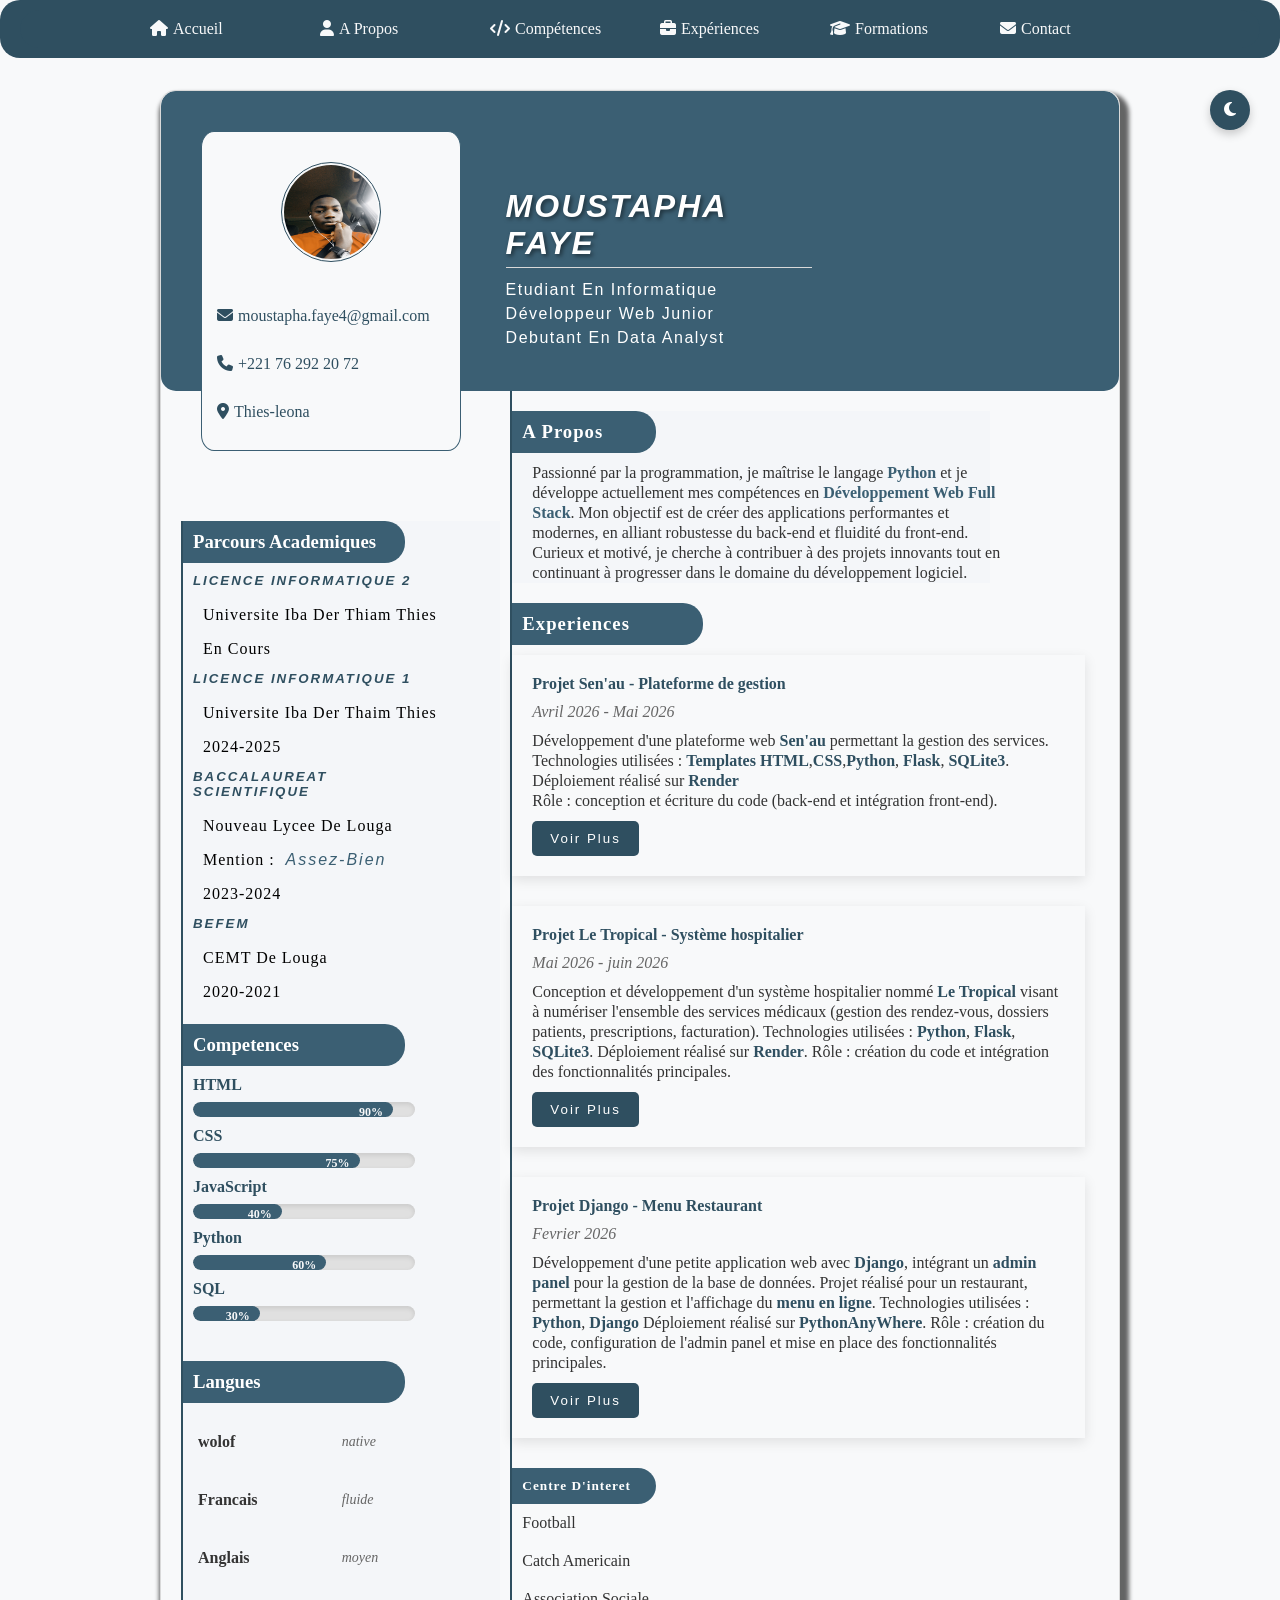
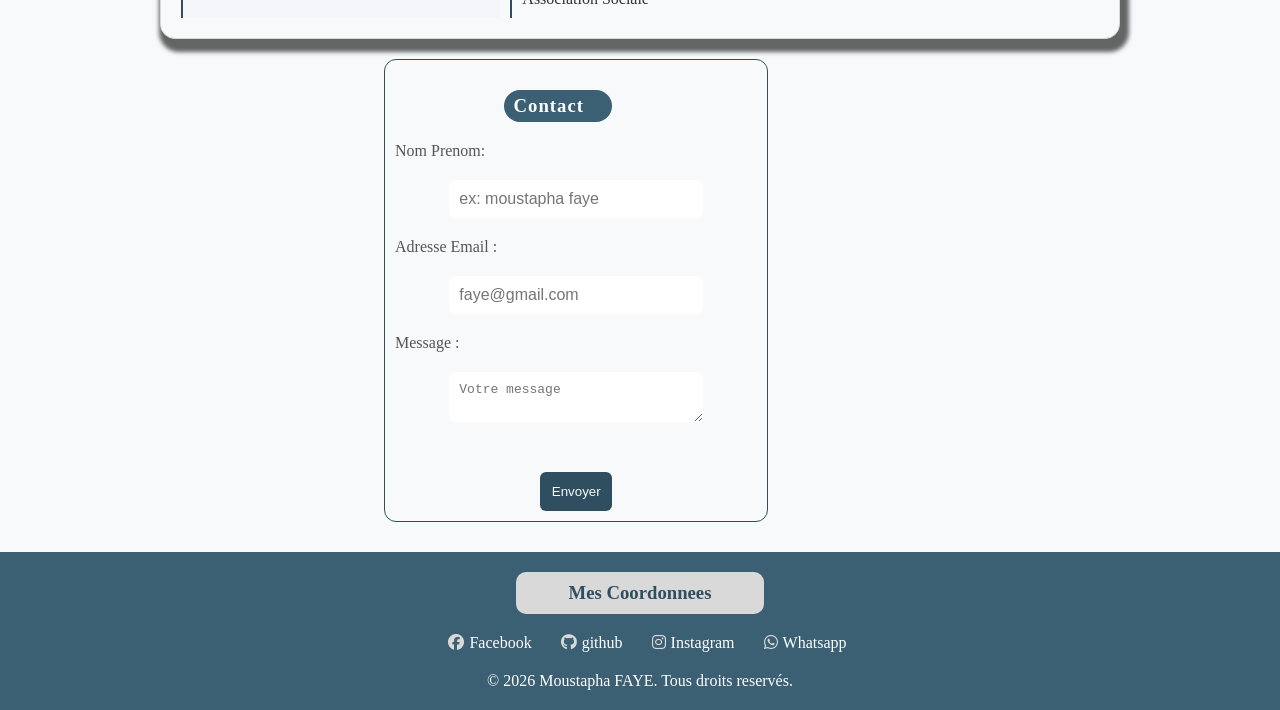
<file: index.html>
<!DOCTYPE html>
<html lang="fr">
<head>
    <meta charset="UTF-8">
    <meta name="viewport" content="width=device-width, initial-scale=1.0">
    <meta http-equiv="X-UA-Compatible" content="ie=edge">
    <link rel="stylesheet" href="css/style.css">
    <link rel="stylesheet" href="https://cdnjs.cloudflare.com/ajax/libs/font-awesome/6.5.0/css/all.min.css">
    <link rel="icon" type="image/x-icon" href="img/IMG_20250212_181711.jpg">
    <title>Document</title>
</head>
<body>
    <header>
        <nav>
            <div class="navbar">
                    <span class="nav-brand">menu</span>
                    <button class="hamburger" id="hamburger" aria-label="Ouvrir le menu">
                        <i class="fas fa-bars"></i>
                    </button>
                    <ul class="nav-links">
                        <li><a href="#en-tete"><i class="fas fa-home"></i>Accueil</a></li>
                        <li><a href="#apropos"><i class="fas fa-user"></i>A Propos </a></li>
                        <li><a href="#competences"><i class="fas fa-code"></i>Compétences</a></li>
                        <li><a href="#experiences"><i class="fas fa-briefcase"></i>Expériences</a></li>
                        <li><a href="#education"><i class="fas fa-graduation-cap"></i>Formations</a></li>
                        <li><a href="#contact"><i class="fas fa-envelope"></i>Contact</a></li>
                    </ul>
            </div>
        
        </nav>
    </header>

     <!--le contenue du cv -->   
    <main>
        <button id="backToTop"><i class="fas far fa-arrow-alt-circle-up"></i></button>
        <button id="soleil"><i class="fas fa-moon"></i></button>
        <section class="en-tete" id="en-tete">
            <div class="photo">
                <img src="img/IMG_20250212_181711.jpg" alt="photo de profil">
                <a href="mailto:moustapha.faye4@gmail.com"><i class="fas fa-envelope"></i>moustapha.faye4@gmail.com</a>
                <a href="tel:+33612345678"><i class="fas fa-phone"></i>+221 76 292 20 72</a>
                <a href="https://www.google.com/maps/place/Thies-Leona/@12.596111,-16.273889,15z/data=!3m1!4b1!4m2!3m1!1s0x0:0x0?hl=fr" target="_blank"><i class="fas fa-map-marker-alt"></i>Thies-leona</a>
            </div>
            <div class="infos-personnelles">
                <h1>Moustapha  FAYE</h1>
                
                <p>Etudiant en informatique</p>
                <p>Développeur web junior</p>
                <p>debutant en Data Analyst</p>
            </div>
            
            
        </section>
        <div class="contenu">
            <div class="gauche">
                <!--separation des rubriques avec display grid il se retrouverons a gauche-->
                <section class="education" id="education">
                    <h3>parcours academiques</h3>
                    <div class="descrption">
                        <h5>Licence Informatique 2</h5>
                        <p>Universite Iba der thiam Thies</p>
                        <p>En Cours</p>
                        
                    </div>
                    <div class="descrption">
                        <h5>Licence Informatique 1</h5>
                        <p>Universite Iba der thaim Thies</p>
                        <p>2024-2025</p>
                    </div>
                    <div class="descrption">
                        <h5>Baccalaureat Scientifique</h5>
                        <p>Nouveau lycee de louga</p>
                        <p>Mention :<span> Assez-bien</span></p>
                        <p>2023-2024</p>
                        
                    </div>
                    <div class="descrption">
                        <h5>BEFEM</h5>
                        <p>CEMT de louga</p>
                        <p>2020-2021</p>
                        
                    </div>

                </section>

                <section class="competences" id="competences">
                    <h3>competences</h3>
                    <div class="skill">
                        <div class="skill-name">HTML</div>
                        <div class="progress-bar">
                            <div class="progress html">90%</div>
                        </div>
                    </div>
                    <div class="skill">
                        <div class="skill-name">CSS</div>
                        <div class="progress-bar">
                            <div class="progress css">75%</div>
                        </div>
                    </div>
                    <div class="skill">
                        <div class="skill-name">JavaScript</div>
                        <div class="progress-bar">
                            <div class="progress js">40%</div>
                        </div>
                    </div>
                    <div class="skill">
                        <div class="skill-name">Python</div>
                        <div class="progress-bar">
                            <div class="progress python">60%</div>
                        </div>
                    </div>
                    <div class="skill">
                        <div class="skill-name">SQL</div>
                        <div class="progress-bar">
                            <div class="progress sql">30%</div>
                        </div>
                    </div>

                </section>

                <section class="langues">
                    <h3>Langues</h3>
                    <div class="des">
                        <h5>wolof </h5>
                        <p>native</p> 
                    </div>
                    <div class="des">
                        <h5>Francais </h5>
                        <p>fluide</p> 
                    </div>
                    <div class="des">
                        <h5>Anglais</h5>
                        <p>moyen</p>
                        
                    </div>
                </section>
            </div>

            <div class="droite">
                <!--separation des rubriques avec display grid il se retrouverons a droite-->
                <section class="apropos" id="apropos">
                    <h3>A Propos</h3>
                    <p>
                        Passionné par la programmation, je maîtrise le langage <strong>Python</strong> 
                        et je développe actuellement mes compétences en <strong>développement web full stack</strong>.  
                        Mon objectif est de créer des applications performantes et modernes, 
                        en alliant robustesse du back-end et fluidité du front-end.  
                        Curieux et motivé, je cherche à contribuer à des projets innovants 
                        tout en continuant à progresser dans le domaine du développement logiciel.
                    </p>
                </section>

                <section class="experiences" id="experiences">
                  <h3>Experiences</h3>
                    <div class="experience-item">
                        <h5>Projet Sen'au - Plateforme de gestion</h5>
                        <span class="date">Avril 2026 - Mai 2026</span>
                        <p>
                        Développement d'une plateforme web <strong>Sen'au</strong> permettant la gestion des services.  
                        Technologies utilisées : <strong>Templates HTML</strong>,<strong>CSS</strong>,<strong>Python</strong>, <strong>Flask</strong>, <strong>SQLite3</strong>.  
                        Déploiement réalisé sur <strong>Render</strong><br> 
                        Rôle : conception et écriture du code (back-end et intégration front-end).
                        </p>
                        <a href=" https://bdr-projet.onrender.com" target="_blank"><button>Voir Plus</button></a>
                    </div>

                    <!-- Projet Le Tropical -->
                    <div class="experience-item">
                        <h5>Projet Le Tropical - Système hospitalier</h5>
                        <span class="date">Mai 2026 - juin 2026</span>
                        <p>
                        Conception et développement d'un système hospitalier nommé <strong>Le Tropical</strong> 
                        visant à numériser l'ensemble des services médicaux (gestion des rendez-vous, dossiers patients, prescriptions, facturation).  
                        Technologies utilisées : <strong>Python</strong>, <strong>Flask</strong>, <strong>SQLite3</strong>.  
                        Déploiement réalisé sur <strong>Render</strong>.  
                        Rôle : création du code et intégration des fonctionnalités principales.
                        </p>
                        <a href="https://projet-merise.onrender.com" target="_blank"><button>Voir Plus</button></a>
                        
                    </div>
                    <div class="experience-item">
                        <h5>Projet Django - Menu Restaurant</h5>
                        <span class="date">Fevrier 2026</span>
                        <p>
                        Développement d'une petite application web avec <strong>Django</strong>, 
                        intégrant un <strong>admin panel</strong> pour la gestion de la base de données.  
                        Projet réalisé pour un restaurant, permettant la gestion et l'affichage du <strong>menu en ligne</strong>.  
                        Technologies utilisées : <strong>Python</strong>, <strong>Django</strong>
                        Déploiement réalisé sur <strong>PythonAnyWhere</strong>. 
                        Rôle : création du code, configuration de l'admin panel et mise en place des fonctionnalités principales.
                        </p>
                        <a href="https://cours.pythonanywhere.com/" target="_blank"><button>Voir Plus</button></a>
                        
                    </div>

                  
                </section>
                
                <section class="centre">
                    <h5>Centre d'interet</h5>
                    <p>Football</p>
                    <p>Catch Americain</p>
                    <p>association sociale</p>
                    

                   
                </section>


            </div>
        </div>
    </main>
    <section id="contact">
        <h3>Contact</h3>
        <form id="contactForm">
            <label for="nom">Nom Prenom:</label>
            <input type="text" id="nom" name="nom" required placeholder="ex: moustapha faye">

            <label for="email" >Adresse Email :</label>
            <input type="email" id="email" name="email" required placeholder="faye@gmail.com">

            <label for="message">Message :</label>
            <textarea id="message" name="message" required placeholder="Votre message"></textarea>
            <!-- Paragraphe pour afficher les messages -->
            <p id="formMessage"></p>
            <button type="submit">Envoyer</button>
            
        </form>
    </section>

    <footer>
        <h3 id="cord">Mes Coordonnees</h3>
        <div class="reseau">
            <a href="https://www.facebook.com/profile.php?id=100086634351082" target="_blank"><i class="fa-brands fa-facebook"></i>Facebook</a>
            <a href="https://github.com/taphzo221" target="_blank"><i class="fa-brands fa-github"></i>github</a>
            <a href="https://www.facebook.com/profile.php?id=100086634351082" target="_blank"><i class="fa-brands fa-instagram"></i>Instagram</a>
            <a href="" target="_blank"><i class="fa-brands fa-whatsapp"></i>Whatsapp</a>
        </div>
        <p>© 2026 Moustapha FAYE. Tous droits reservés.</p>
    </footer>
    <script src="js/app.js"></script>
</body>
</html>
</file>
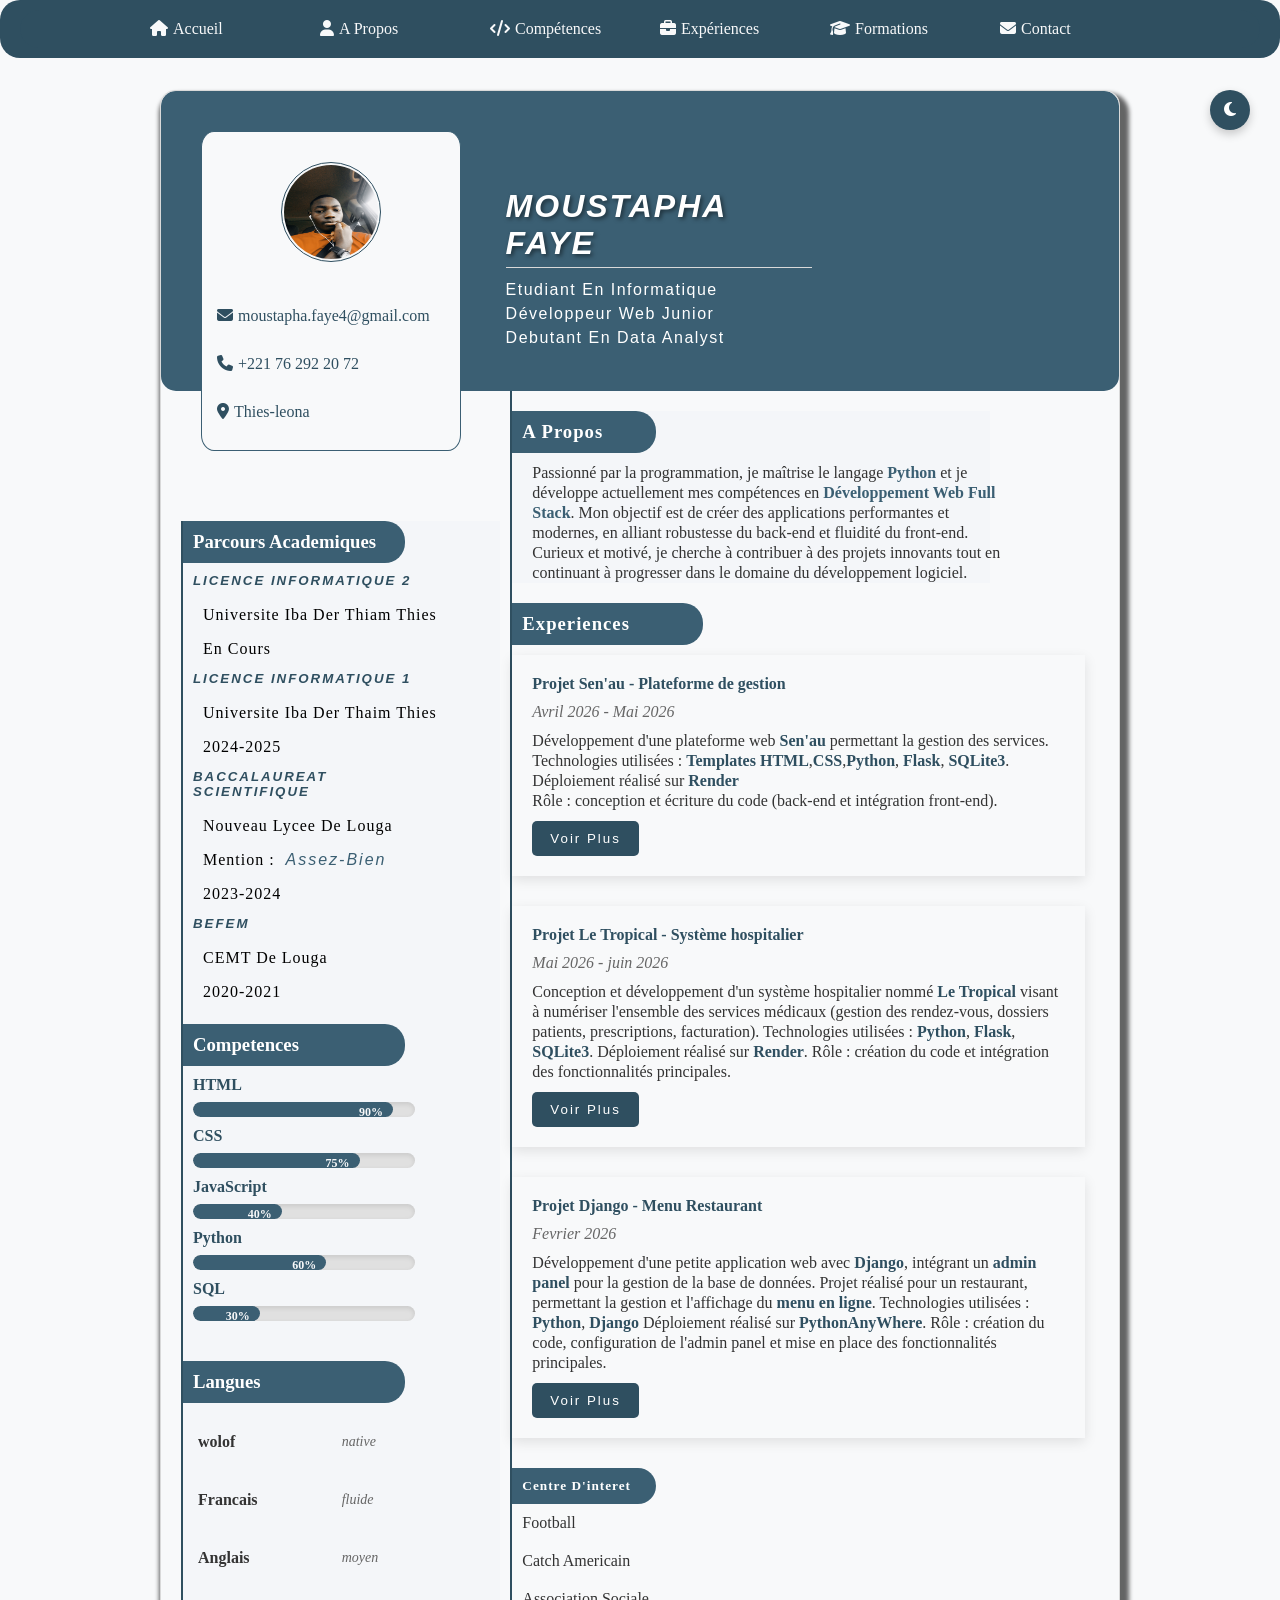
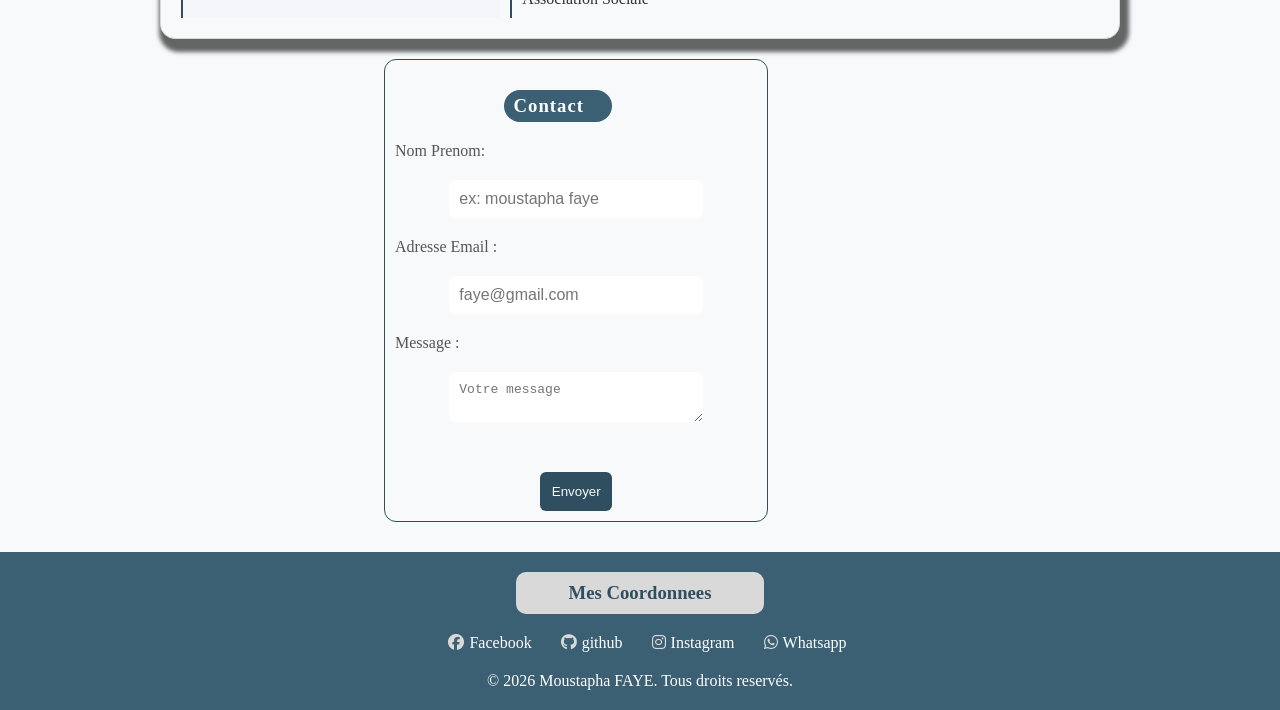
<file: main.html>
<!DOCTYPE html>
<html lang="fr">
<head>
    <meta charset="UTF-8">
    <meta name="viewport" content="width=device-width, initial-scale=1.0">
    <meta http-equiv="X-UA-Compatible" content="ie=edge">
    <link rel="stylesheet" href="../css/style.css">
    <link rel="stylesheet" href="https://cdnjs.cloudflare.com/ajax/libs/font-awesome/6.5.0/css/all.min.css">
    <link rel="icon" type="image/x-icon" href="../img/IMG_20250212_181711.jpg">
    <title>Document</title>
</head>
<body>
    <header>
        <nav>
            <div class="navbar">
                    <span class="nav-brand">menu</span>
                    <button class="hamburger" id="hamburger" aria-label="Ouvrir le menu">
                        <i class="fas fa-bars"></i>
                    </button>
                    <ul class="nav-links">
                        <li><a href="#en-tete"><i class="fas fa-home"></i>Accueil</a></li>
                        <li><a href="#apropos"><i class="fas fa-user"></i>A Propos </a></li>
                        <li><a href="#competences"><i class="fas fa-code"></i>Compétences</a></li>
                        <li><a href="#experiences"><i class="fas fa-briefcase"></i>Expériences</a></li>
                        <li><a href="#education"><i class="fas fa-graduation-cap"></i>Formations</a></li>
                        <li><a href="#contact"><i class="fas fa-envelope"></i>Contact</a></li>
                    </ul>
            </div>
        
        </nav>
    </header>

     <!--le contenue du cv -->   
    <main>
        <button id="backToTop"><i class="fas far fa-arrow-alt-circle-up"></i></button>
        <button id="soleil"><i class="fas fa-moon"></i></button>
        <section class="en-tete" id="en-tete">
            <div class="photo">
                <img src="../img/IMG_20250212_181711.jpg" alt="photo de profil">
                <a href="mailto:moustapha.faye4@gmail.com"><i class="fas fa-envelope"></i>moustapha.faye4@gmail.com</a>
                <a href="tel:+33612345678"><i class="fas fa-phone"></i>+221 76 292 20 72</a>
                <a href="https://www.google.com/maps/place/Thies-Leona/@12.596111,-16.273889,15z/data=!3m1!4b1!4m2!3m1!1s0x0:0x0?hl=fr" target="_blank"><i class="fas fa-map-marker-alt"></i>Thies-leona</a>
            </div>
            <div class="infos-personnelles">
                <h1>Moustapha  FAYE</h1>
                
                <p>Etudiant en informatique</p>
                <p>Développeur web junior</p>
                <p>debutant en Data Analyst</p>
            </div>
            
            
        </section>
        <div class="contenu">
            <div class="gauche">
                <!--separation des rubriques avec display grid il se retrouverons a gauche-->
                <section class="education" id="education">
                    <h3>parcours academiques</h3>
                    <div class="descrption">
                        <h5>Licence Informatique 2</h5>
                        <p>Universite Iba der thiam Thies</p>
                        <p>En Cours</p>
                        
                    </div>
                    <div class="descrption">
                        <h5>Licence Informatique 1</h5>
                        <p>Universite Iba der thaim Thies</p>
                        <p>2024-2025</p>
                    </div>
                    <div class="descrption">
                        <h5>Baccalaureat Scientifique</h5>
                        <p>Nouveau lycee de louga</p>
                        <p>Mention :<span> Assez-bien</span></p>
                        <p>2023-2024</p>
                        
                    </div>
                    <div class="descrption">
                        <h5>BEFEM</h5>
                        <p>CEMT de louga</p>
                        <p>2020-2021</p>
                        
                    </div>

                </section>

                <section class="competences" id="competences">
                    <h3>competences</h3>
                    <div class="skill">
                        <div class="skill-name">HTML</div>
                        <div class="progress-bar">
                            <div class="progress html">90%</div>
                        </div>
                    </div>
                    <div class="skill">
                        <div class="skill-name">CSS</div>
                        <div class="progress-bar">
                            <div class="progress css">75%</div>
                        </div>
                    </div>
                    <div class="skill">
                        <div class="skill-name">JavaScript</div>
                        <div class="progress-bar">
                            <div class="progress js">40%</div>
                        </div>
                    </div>
                    <div class="skill">
                        <div class="skill-name">Python</div>
                        <div class="progress-bar">
                            <div class="progress python">60%</div>
                        </div>
                    </div>
                    <div class="skill">
                        <div class="skill-name">SQL</div>
                        <div class="progress-bar">
                            <div class="progress sql">30%</div>
                        </div>
                    </div>

                </section>

                <section class="langues">
                    <h3>Langues</h3>
                    <div class="des">
                        <h5>wolof </h5>
                        <p>native</p> 
                    </div>
                    <div class="des">
                        <h5>Francais </h5>
                        <p>fluide</p> 
                    </div>
                    <div class="des">
                        <h5>Anglais</h5>
                        <p>moyen</p>
                        
                    </div>
                </section>
            </div>

            <div class="droite">
                <!--separation des rubriques avec display grid il se retrouverons a droite-->
                <section class="apropos" id="apropos">
                    <h3>A Propos</h3>
                    <p>
                        Passionné par la programmation, je maîtrise le langage <strong>Python</strong> 
                        et je développe actuellement mes compétences en <strong>développement web full stack</strong>.  
                        Mon objectif est de créer des applications performantes et modernes, 
                        en alliant robustesse du back-end et fluidité du front-end.  
                        Curieux et motivé, je cherche à contribuer à des projets innovants 
                        tout en continuant à progresser dans le domaine du développement logiciel.
                    </p>
                </section>

                <section class="experiences" id="experiences">
                  <h3>Experiences</h3>
                    <div class="experience-item">
                        <h5>Projet Sen'au - Plateforme de gestion</h5>
                        <span class="date">Avril 2026 - Mai 2026</span>
                        <p>
                        Développement d'une plateforme web <strong>Sen'au</strong> permettant la gestion des services.  
                        Technologies utilisées : <strong>Templates HTML</strong>,<strong>CSS</strong>,<strong>Python</strong>, <strong>Flask</strong>, <strong>SQLite3</strong>.  
                        Déploiement réalisé sur <strong>Render</strong><br> 
                        Rôle : conception et écriture du code (back-end et intégration front-end).
                        </p>
                        <a href=" https://bdr-projet.onrender.com" target="_blank"><button>Voir Plus</button></a>
                    </div>

                    <!-- Projet Le Tropical -->
                    <div class="experience-item">
                        <h5>Projet Le Tropical - Système hospitalier</h5>
                        <span class="date">Mai 2026 - juin 2026</span>
                        <p>
                        Conception et développement d'un système hospitalier nommé <strong>Le Tropical</strong> 
                        visant à numériser l'ensemble des services médicaux (gestion des rendez-vous, dossiers patients, prescriptions, facturation).  
                        Technologies utilisées : <strong>Python</strong>, <strong>Flask</strong>, <strong>SQLite3</strong>.  
                        Déploiement réalisé sur <strong>Render</strong>.  
                        Rôle : création du code et intégration des fonctionnalités principales.
                        </p>
                        <a href="https://projet-merise.onrender.com" target="_blank"><button>Voir Plus</button></a>
                        
                    </div>
                    <div class="experience-item">
                        <h5>Projet Django - Menu Restaurant</h5>
                        <span class="date">Fevrier 2026</span>
                        <p>
                        Développement d'une petite application web avec <strong>Django</strong>, 
                        intégrant un <strong>admin panel</strong> pour la gestion de la base de données.  
                        Projet réalisé pour un restaurant, permettant la gestion et l'affichage du <strong>menu en ligne</strong>.  
                        Technologies utilisées : <strong>Python</strong>, <strong>Django</strong>
                        Déploiement réalisé sur <strong>PythonAnyWhere</strong>. 
                        Rôle : création du code, configuration de l'admin panel et mise en place des fonctionnalités principales.
                        </p>
                        <a href="https://cours.pythonanywhere.com/" target="_blank"><button>Voir Plus</button></a>
                        
                    </div>

                  
                </section>
                
                <section class="centre">
                    <h5>Centre d'interet</h5>
                    <p>Football</p>
                    <p>Catch Americain</p>
                    <p>association sociale</p>
                    

                   
                </section>


            </div>
        </div>
    </main>
    <section id="contact">
        <h3>Contact</h3>
        <form id="contactForm">
            <label for="nom">Nom Prenom:</label>
            <input type="text" id="nom" name="nom" required placeholder="ex: moustapha faye">

            <label for="email" >Adresse Email :</label>
            <input type="email" id="email" name="email" required placeholder="faye@gmail.com">

            <label for="message">Message :</label>
            <textarea id="message" name="message" required placeholder="Votre message"></textarea>
            <!-- Paragraphe pour afficher les messages -->
            <p id="formMessage"></p>
            <button type="submit">Envoyer</button>
            
        </form>
    </section>

    <footer>
        <h3 id="cord">Mes Coordonnees</h3>
        <div class="reseau">
            <a href="https://www.facebook.com/profile.php?id=100086634351082" target="_blank"><i class="fa-brands fa-facebook"></i>Facebook</a>
            <a href="https://github.com/taphzo221" target="_blank"><i class="fa-brands fa-github"></i>github</a>
            <a href="https://www.facebook.com/profile.php?id=100086634351082" target="_blank"><i class="fa-brands fa-instagram"></i>Instagram</a>
            <a href="" target="_blank"><i class="fa-brands fa-whatsapp"></i>Whatsapp</a>
        </div>
        <p>© 2026 Moustapha FAYE. Tous droits reservés.</p>
    </footer>
    <script src="../js/app.js"></script>
</body>
</html>
</file>
<file: css/style.css>
*{
    top: 0px;
    margin: 0;
    padding: 0;
    width: 100%;
    box-sizing: border-box;
}

:root {
  --primary-color: #2f4f60;       /* Bleu pétrole principal (header, titres) */
  --secondary-color: #3b5f73;     /* Bleu légèrement plus clair (boutons, sous-titres) */
  --accent-color: #ffffff;        /* Blanc (fond principal, texte sur fond bleu) */
  --text-color: #333333;          /* Gris foncé pour le texte */
  --subtext-color: #555555;       /* Gris moyen pour les descriptions */
  --border-color: #d9d9d9;        /* Gris clair pour les séparations */
  --background-color: #f8f9fa;    /* Fond général très clair */
}

body {
  font-family: url('https://fonts.googleapis.com/css2?family=Roboto:wght@400;700&display=swap');
  background-color: var(--background-color);
  color: var(--border-color);
  margin: 0;
  padding: 0;
  min-width: 300px;
}
.dark-mode {
  background-color: #0a0f1e;
  color: #e8edf5;
}

.dark-mode header,
.dark-mode nav{
  background: #111827;
}

.dark-mode a {
  color: var(--text-color);
}
/* Hamburger caché par défaut sur desktop */
.hamburger {
    display: none;
    background: none;
    border: none;
    color: var(--accent-color);
    font-size: 1.5em;
    cursor: pointer;
    
}

/* Nav-brand caché par défaut sur desktop */
.nav-brand {
    display: none;
    color: var(--accent-color);
    font-weight: bold;
    font-size: 1.2em;
    font-family: 'Franklin Gothic Medium', Arial, sans-serif;
    letter-spacing: 2px;
}


/* Navbar : flex pour aligner hamburger + brand sur mobile */
.navbar {
    position: fixed;
    top: 0;
    left: 0;
    width: 100%;
    z-index: 1000;
    display: flex;
    align-items: center;
    justify-content: center;
    padding: 10px 20px;
    background-color: var(--primary-color);
    border-radius: 20px;
}
.nav-links{
  display: flex;
  justify-content: center;
  background-color: var(--primary-color);
  padding: 10px 40px;
  border-radius: 50px;
  list-style: none;
  align-items: center;
  
}
.navbar{
  position: fixed;
 
}
.nav-links li{
  text-decoration: none;
  width: 150px;
  margin: 0 10px;
  padding-left: 10px;
  padding-right: 10px;

}
.nav-links li:hover{
  background-color: var(--secondary-color);
  border-radius: 50px;
  border-bottom: 1px solid var(--accent-color);
  transition: background-color border-bottom 0.3s ease;
  
}
.nav-links li a{
  text-decoration: none;
  color: var(--background-color);

}
.nav-links li a i{
  display: inline;
  margin-right: 5px;
}



/* Styles pour le main */
main{
  width: 75%;
  margin: 0 auto;
  background-color: var(--background-color);
  border-radius: 15px;
  margin-top: 40px;
  box-shadow: 4px 8px 4px 5px rgba(0, 0, 0, 0.6);
  border: 1px solid var(--border-color);
  margin-top: 90px;
  overflow: hidden;
  padding-bottom: 20px;

}
/*section en tete*/
.en-tete{
  display: grid;
  grid-template-columns: 1fr 2fr;
  gap: 20px;
  background-color: var(--secondary-color);
  border-radius: 15px;
  height: 300px;
  
  
}
.photo{
  margin: 40px;
  display: flex;
  flex-direction: column;
  align-items: center;
  margin-bottom: 20px;
  width: 80%;
  height: 90%;
  background-color: var(--background-color);
  border-radius: 5%;
  border: 1px solid var(--secondary-color);
}
.photo img{
  width: 100px;
  height: 100px;
  border-radius: 50%;
  padding: 2px;
  margin-top: 30px;
  margin-bottom: 20px;
  border: 1px solid var(--primary-color);
}
.photo img:hover{
  transform: scale(1.5 , 1.5);
  transition: all 0.1s ease-in-out;
  padding: 1px;
  margin-top: 25px;
  margin-bottom: 25px;
}
.photo a{
  text-decoration: none;
  color: var(--primary-color);
  padding: 5px 5px;
  margin-left: 20px;
  margin-top: 20px;

}
.photo a:hover{
  color: var(--background-color);
  background-color: var(--primary-color);
  border-radius: 50px;
  transition: all 0.1s ease-in-out;
  cursor: pointer;
  font-weight: bold;
  width: 90%;
  
}

.photo a i{
  display: inline;
  margin-right: 5px;

}
.infos-personnelles{
  color: var(--accent-color);
  display: flex;
  flex-direction: column;
  justify-content: center;
  align-items: center;
  
}
.infos-personnelles h1{
  font-size: 2em;
  color: var(--accent-color);
  text-transform: uppercase;
  text-shadow: 2px 2px 4px rgba(0, 0, 0, 0.5);
  font-family:'Franklin Gothic Medium', 'Arial Narrow', Arial, sans-serif;
  font-style: italic;
  letter-spacing: 2px;
  border-bottom: 1px solid var(--border-color);
  width: 50%;
  align-self: start;
  padding-bottom: 5px;
  margin-bottom: 10px;

}

.infos-personnelles p{
  letter-spacing: 1.5px;
  line-height: 1.5;
  text-transform: capitalize;
  font-family:'Franklin Gothic Medium', 'Arial Narrow', Arial, sans-serif;

}

/*style du contenu*/
.contenu{
  display: grid;
  grid-template-columns: 1fr 2fr;
  color: black;
  
}
.gauche{
  margin-top: 130px;
  margin-left: 20px;
  padding: auto;
  border-left: 2px solid var(--primary-color);
  background: #f4f6f9;
  
}

.education h3{
  background-color: var(--secondary-color);
  padding: 10px;
  width: 70%;
  border-top-right-radius: 20px;
  border-bottom-right-radius: 20px;
  text-transform: capitalize;
  color: var(--accent-color);
}
.descrption h5{
  color: var(--primary-color);
  text-transform: uppercase; 
  font-family:'Franklin Gothic Medium', 'Arial Narrow', Arial, sans-serif;
  font-style: italic;
  letter-spacing: 2px; 
  width: 75%;
  align-self: start;
  padding-bottom: 5px;
  margin-top: 10px;
  margin-left: 10px;

}
.descrption:hover{
  transform: translateY(-2px);
  box-shadow: 0 4px 8px rgba(0,0,0,0.15);  
  transition: transform 0.2s ease, box-shadow 0.2s ease;
}
.descrption p{
  letter-spacing: 1.5px;
  line-height: 1.5;
  text-transform: capitalize;
  width: 100%;
  align-self: start;
  margin-top: 10px;
  margin-left: 20px;
  font-family: normal;
  letter-spacing: 1px;
}

.descrption span{
  display: inline;
  margin-left: 5px;
  margin-top: 10px;
  text-transform: capitalize;
  font-family:'Franklin Gothic Medium', 'Arial Narrow', Arial, sans-serif;
  font-style: italic;
  letter-spacing: 2px;
  color: var(--secondary-color);
}
.descrption span:hover{
  color: var(--border-color);
  background-color: var(--secondary-color);
  border-radius: 50px;
  padding: 2px;;
  transition: all 0.1s ease-in-out;
  cursor: pointer;
}

.competences h3{
  margin-top: 20px;
  background-color: var(--secondary-color);
  padding: 10px;
  width: 70%;
  border-top-right-radius: 20px;
  border-bottom-right-radius: 20px;
  text-transform: capitalize;
  color: var(--accent-color);
}

.skill {
  margin-bottom: 10px;
  margin-left: 10px;
  margin-top: 10px;
}
.skill:hover{
  padding-bottom: 5px;
  padding-left: 10px;
  border-radius: 20px;
  width: 90%;
  transform: translateY(-2px);
  box-shadow: 0 4px 8px rgba(0,0,0,0.15); 
  transition: all 0.2s ease;
}
.skill-name {
  font-weight: 600;
  margin-bottom: 8px;
  color: var(--primary-color);
}

.progress-bar {
  width: 70%;
  background: #e0e0e0;
  border-radius: 25px;
  overflow: hidden;
  height: 15px;
  box-shadow: inset 0 2px 5px rgba(0,0,0,0.1);
  
}

.progress {
  height: 100%;
  text-align: right;
  padding-right: 10px;
  color: var(--background-color);
  font-size: 12px;
  line-height: 20px;
  border-radius: 25px;
  font-weight: bold;
  transition: width 0.6s ease;
  
}

.html { width: 90%; background: var(--secondary-color); }
.css { width: 75%; background: var(--secondary-color); }
.js { width: 40%; background: var(--secondary-color); }
.python { width: 60%; background: var(--secondary-color); }
.sql { width: 30%; background: var(--secondary-color); }




/*languages*/


.langues h3 {
  margin-top: 40px;
  background-color: var(--secondary-color);
  padding: 10px;
  width: 70%;
  border-top-right-radius: 20px;
  border-bottom-right-radius: 20px;
  text-transform: capitalize;
  color: var(--accent-color);
}

.des {
  display: flex;
  justify-content: space-between;
  align-items: center;
  margin-top: 20px;
  padding: 10px 15px;
  margin-bottom: 10px;
  border-radius: 6px;
  transition: transform 0.2s ease, box-shadow 0.2s ease;
}

.des:hover{
  transform: translateY(-2px);
  box-shadow: 0 4px 8px rgba(0,0,0,0.15);

}

.des h5{
  font-size: 16px;
  font-weight: 600;
  color: #333;
  margin: 0;
}

.des p{
  font-size: 14px;
  color: #666;
  margin: 0;
  font-style: italic;
}

/*partie droite*/
.droite{
  margin-left: 30px;
  border-left: 2px solid var(--primary-color);
}

.apropos{
  margin-top: 10px;
  width: 75%;
  background: #f4f6f9;
  
}
.apropos h3{
  margin-top: 20px;
  background-color: var(--secondary-color);
  padding: 10px;
  width: 30%;
  border-top-right-radius: 20px;
  border-bottom-right-radius: 20px;
  text-transform: capitalize;
  color: var(--accent-color);
  letter-spacing: 1px;
  padding-left: 10px;
}
.apropos p{
  margin-top: 10px;
  margin-left: 20px;
  line-height: 20px;
  color: var(--text-color);
}
.apropos p strong{
  color: var(--secondary-color);
  text-transform: capitalize;
  
}

.experiences h3{
  margin-top: 20px;
  background-color: var(--secondary-color);
  padding: 10px;
  width: 30%;
  border-top-right-radius: 20px;
  border-bottom-right-radius: 20px;
  text-transform: capitalize;
  color: var(--accent-color);
  letter-spacing: 1px;
  padding-left: 10px;
}

.experience {
  padding: 40px;
  margin-top: 40px;
  margin-left: 20px;
}

.experience-item {
  margin-top: 10px;
  margin-bottom: 30px;
  padding: 20px;
  box-shadow: 0 4px 12px rgba(0,0,0,0.1);
  width: 90%;
}

.experience-item h5 {
  font-size: 16px;
  font-weight: 600;
  margin-bottom: 10px;
  color: var(--primary-color);
}

.experience-item .date {
  font-style: italic;
  color: #666;
  display: block;
  margin-bottom: 10px;
}
.experience-item p {
  
  margin: 0;
  color: var(--text-color);
  line-height: 20px;
}
.experience-item p strong{
  color: var(--primary-color);
}
.experience-item button{
  width: 20%;
  background-color: var(--primary-color);
  padding: 10px;
  border-radius: 5px;
  color: var(--accent-color);
  text-transform: capitalize;
  margin-top: 10px;
  border: none;
  font-family: 'Franklin Gothic Medium', 'Arial Narrow', Arial, sans-serif;
  letter-spacing: 2px;
}
.experience-item button:hover{
  transform: scale(1, 1.1);
  background-color: var(--border-color);
  border: 1px solid var(--primary-color);
  color: var(--primary-color);
  transform: all 0.2 ease;
}
/*centre d'interet*/
.centre{
  margin-top: 10px;
  width: 75%;
  
  
  
}
.centre h5{
  margin-top: 20px;
  background-color: var(--secondary-color);
  padding: 10px;
  width: 30%;
  border-top-right-radius: 20px;
  border-bottom-right-radius: 20px;
  text-transform: capitalize;
  color: var(--accent-color);
  letter-spacing: 1px;
  padding-left: 10px;
}
.centre p{
  padding: 10px;
  width: 40%;
  border-top-right-radius: 20px;
  border-bottom-right-radius: 20px;
  text-transform: capitalize;
  color: #333;
  transition: transform 0.2s ease, box-shadow 0.2s ease;
}
.centre p:hover{
  transform: translateY(-2px);
  box-shadow: 0 4px 8px rgba(0,0,0,0.15);
}


/*bouton haut*/
#backToTop {
  position: fixed;
  top: 90%;
  bottom: 30px;
  width: 40px;
  right: 30px;
  height: 40px;
  background: var(--primary-color);
  color: var(--accent-color);
  border: none;
  border-radius: 50px;
  cursor: pointer;
  font-size: 16px;
  display: none; /* caché par défaut */
  box-shadow: 0 4px 10px rgba(0,0,0,0.2);
  transition: background color 0.3s ease;
}

#backToTop:hover {
  color: var(--primary-color);
  background: var(--accent-color);
  border: 1px solid var(--primary-color);
}
/* button mode sombre*/
#soleil {
  position: fixed;
  top: 10%;
  bottom: 30px;
  width: 40px;
  right: 30px;
  height: 40px;
  background: var(--primary-color);
  color: var(--accent-color);
  border: none;
  border-radius: 50px;
  cursor: pointer;
  font-size: 16px;
  box-shadow: 0 4px 10px rgba(0,0,0,0.2);
  transition: background color 0.3s ease;
}

#soleil:hover {
  color: var(--primary-color);
  background: var(--accent-color);
  border: 1px solid var(--primary-color);
}
/*fin du style du boutton retour en haut*/


/*footer*/
footer{
  background-color: var(--secondary-color);
  padding: 20px;
  text-align: center;
  margin-top: 30px;
  color: var(--accent-color);
  height: auto;
}
.reseau{
  margin-top: 20px;
  margin-bottom: 20px;
}
.reseau a{
  text-decoration: none;
  color: var(--accent-color);
  margin-right: 5px;
}
.reseau a i{
  display: inline;
  margin-right: 5px;
  color: var(--border-color);
  margin-left: 20px;
  margin-top: 20px;
  margin-bottom: 20px;  
}
#cord{
  text-align: center;
  color: var(--primary-color);
  margin-top: 20px;
  margin-bottom: 30px;
  width: 20%;
  margin: 0 auto;
  border-radius: 10px;
  padding: 10px;
  background-color: var(--border-color);
}
.reseau a:hover{
  border: 1px solid var(--border-color);
  border-radius: 50px;
  padding: 5px;
  padding-right: 5px;
  color: var(--border-color);
  transition: all 0.1s ease;
}
/*formulaire de contact*/
#contact {
  background: var(--background-color);
  padding: 10px;
  border-radius: 12px;
  color: var(--subtext-color);
  width: 30%;
  margin-top: 20px;
  border: 1px solid var(--primary-color);
  margin-left: 30%;
  
}
#contact h3{
  margin-top: 20px;
  background-color: var(--secondary-color);
  padding: 5px;
  width: 30%;
  border-radius: 30px;
  text-transform: capitalize;
  color: var(--accent-color);
  letter-spacing: 1px;
  padding-left: 10px;
  margin-bottom: 20px;
  margin-left: 30%;
  
}
#contactForm {
  display: flex;
  flex-direction: column;
  gap: 20px;
  justify-content: center;
  align-items: center;
}

#contactForm input, 
#contactForm textarea {
  padding: 10px;
  border-radius: 6px;
  font-size: 1em;
  border: none;
  width: 70%;
}

#contactForm button {
  background: var(--primary-color);
  color: var(--background-color);
  border: none;
  padding: 12px;
  border-radius: 6px;
  cursor: pointer;
  width: 20%;
  transition: background 0.3s ease;
}

#contactForm button:hover {
  background: var(--background-color);
  color: var(--primary-color);
  border: 1px solid var(--primary-color);
}
#formMessage {
  margin-top: 10px;
  font-weight: bold;
}

#formMessage.error {
  color: red;
}

#formMessage.success {
  color: green;
}


/* =====================================================
   MEDIA QUERIES — RESPONSIVE
   ===================================================== */

/* ===== TABLETTE ≤ 1024px ===== */
@media (max-width: 1024px) {
  main {
    width: 92%;
    margin-top: 80px;
  }
  .nav-links {
    padding: 8px 15px;
  }
  .nav-links li {
    width: 110px;
    margin: 0 4px;
    padding: 0 5px;
    font-size: 0.85em;
  }
  .en-tete {
    height: auto;
    min-height: 250px;
  }
  .infos-personnelles h1 { font-size: 1.6em; }
  .apropos { width: 90%; }
  .apropos h3,
  .experiences h3 { width: 45%; }
  .centre h5 { width: 45%; }
  .experience-item { width: 95%; }
  #contact { width: 45%; margin-left: 27%; }
  #cord { width: 30%; }
}

/* ===== MOBILE ≤ 768px ===== */
@media (max-width: 768px) {

  /* Navigation */
  header {
    background-color: var(--primary-color);
    padding: 0;
    box-shadow: 0 2px 10px rgba(0,0,0,0.4);
  }
  .navbar {
    justify-content: space-between;
    padding: 12px 20px;
  }
  .nav-brand { display: block; }
  .hamburger { display: block; }

  .nav-links {
    display: none;
    flex-direction: column;
    position: absolute;
    top: 100%;
    left: 0;
    width: 100%;
    background-color: var(--primary-color);
    padding: 15px 0;
    border-radius: 0 0 20px 20px;
    box-shadow: 0 8px 20px rgba(0,0,0,0.3);
    gap: 2px;
    
  }
  .nav-links.open { display: flex; }
  .nav-links li {
    width: 80%;
    margin: 3px auto;
    padding: 8px 15px;
    text-align: left;
  }

  /* Main */
  main {
    width: 96%;
    margin-top: 65px;
    border-radius: 10px;
    box-shadow: 2px 4px 8px rgba(0,0,0,0.3);
  }

  /* En-tête */
  .en-tete {
    grid-template-columns: 1fr;
    height: auto;
    padding: 20px 15px;
    gap: 15px;
  }
  .photo {
    width: 88%;
    height: auto;
    margin: 0 auto;
    padding-bottom: 15px;
  }
  .photo img {
    margin-top: 20px;
    margin-bottom: 10px;
  }
  .photo a {
    margin-top: 8px;
    font-size: 0.82em;
  }
  .infos-personnelles {
    align-items: flex-start;
    padding: 0 10px 15px;
  }
  .infos-personnelles h1 {
    font-size: 1.3em;
    width: 100%;
    letter-spacing: 1px;
  }
  .infos-personnelles p {
    font-size: 0.88em;
    letter-spacing: 1px;
  }

  /* Contenu → 1 colonne */
  .contenu { grid-template-columns: 1fr; }

  .gauche {
    margin-top: 20px;
    margin-left: 0;
    border-left: none;
    border-top: 3px solid var(--primary-color);
    padding: 15px 10px 0;
  }
  .droite {
    margin-left: 10px;
    border-left: none;
    border-top: 3px solid var(--primary-color);
    padding-top: 15px;
  }

  /* Sections gauche */
  .education h3,
  .competences h3,
  .langues h3 { width: 75%; }
  .descrption h5 { width: 90%; }
  .progress-bar { width: 85%; }

  /* Sections droite */
  .apropos { width: 96%; }
  .apropos h3,
  .experiences h3 { width: 55%; }
  .experience-item {
    width: 96%;
    padding: 15px;
  }
  .experience-item button {
    width: auto;
    padding: 8px 16px;
  }
  .centre { width: 96%; }
  .centre h5 { width: 55%; }
  .centre p  { width: 60%; }

  /* Contact */
  #contact {
    width: 90%;
    margin: 20px auto;
  }
  #contact h3 {
    width: 55%;
    margin-left: auto;
    margin-right: auto;
  }
  #contactForm input,
  #contactForm textarea { width: 90%; }
  #contactForm button   { width: auto; min-width: 120px; }

  /* Footer */
  #cord { width: 55%; }
  .reseau {
    display: flex;
    flex-direction: column;
    align-items: center;
    gap: 12px;
  }
  .reseau a { margin: 0; }

  /* Boutons fixes */
  #backToTop, #soleil { right: 15px; }
  
  /*a propos*/
  .apropos {
  width: 100%;
  background: #f4f6f9;
  padding: 0 10px 10px;
  }
.apropos h3 {
  width: 65%;
  font-size: 0.95em;
  white-space: nowrap;
}
.apropos p {
  margin-left: 8px;
  margin-right: 8px;
  line-height: 1.6;
  font-size: 0.9em;
  word-wrap: break-word;
  overflow-wrap: break-word;
}
}

/* ===== TRÈS PETIT ÉCRAN ≤ 400px ===== */
@media (max-width: 400px) {
  main { width: 99%; margin-top: 58px; }
  .infos-personnelles h1 { font-size: 1.05em; }
  .photo { width: 95%; }
  .photo a { font-size: 0.73em; }
  .experience-item h5 { font-size: 14px; }
  #contact { width: 97%; }
  #cord { width: 70%; }
  .apropos h3 {
  width: 80%;
  font-size: 0.85em;}
  .apropos p {
  font-size: 0.82em;
  margin-left: 5px;
  margin-right: 5px;
}
  
}
</file>
